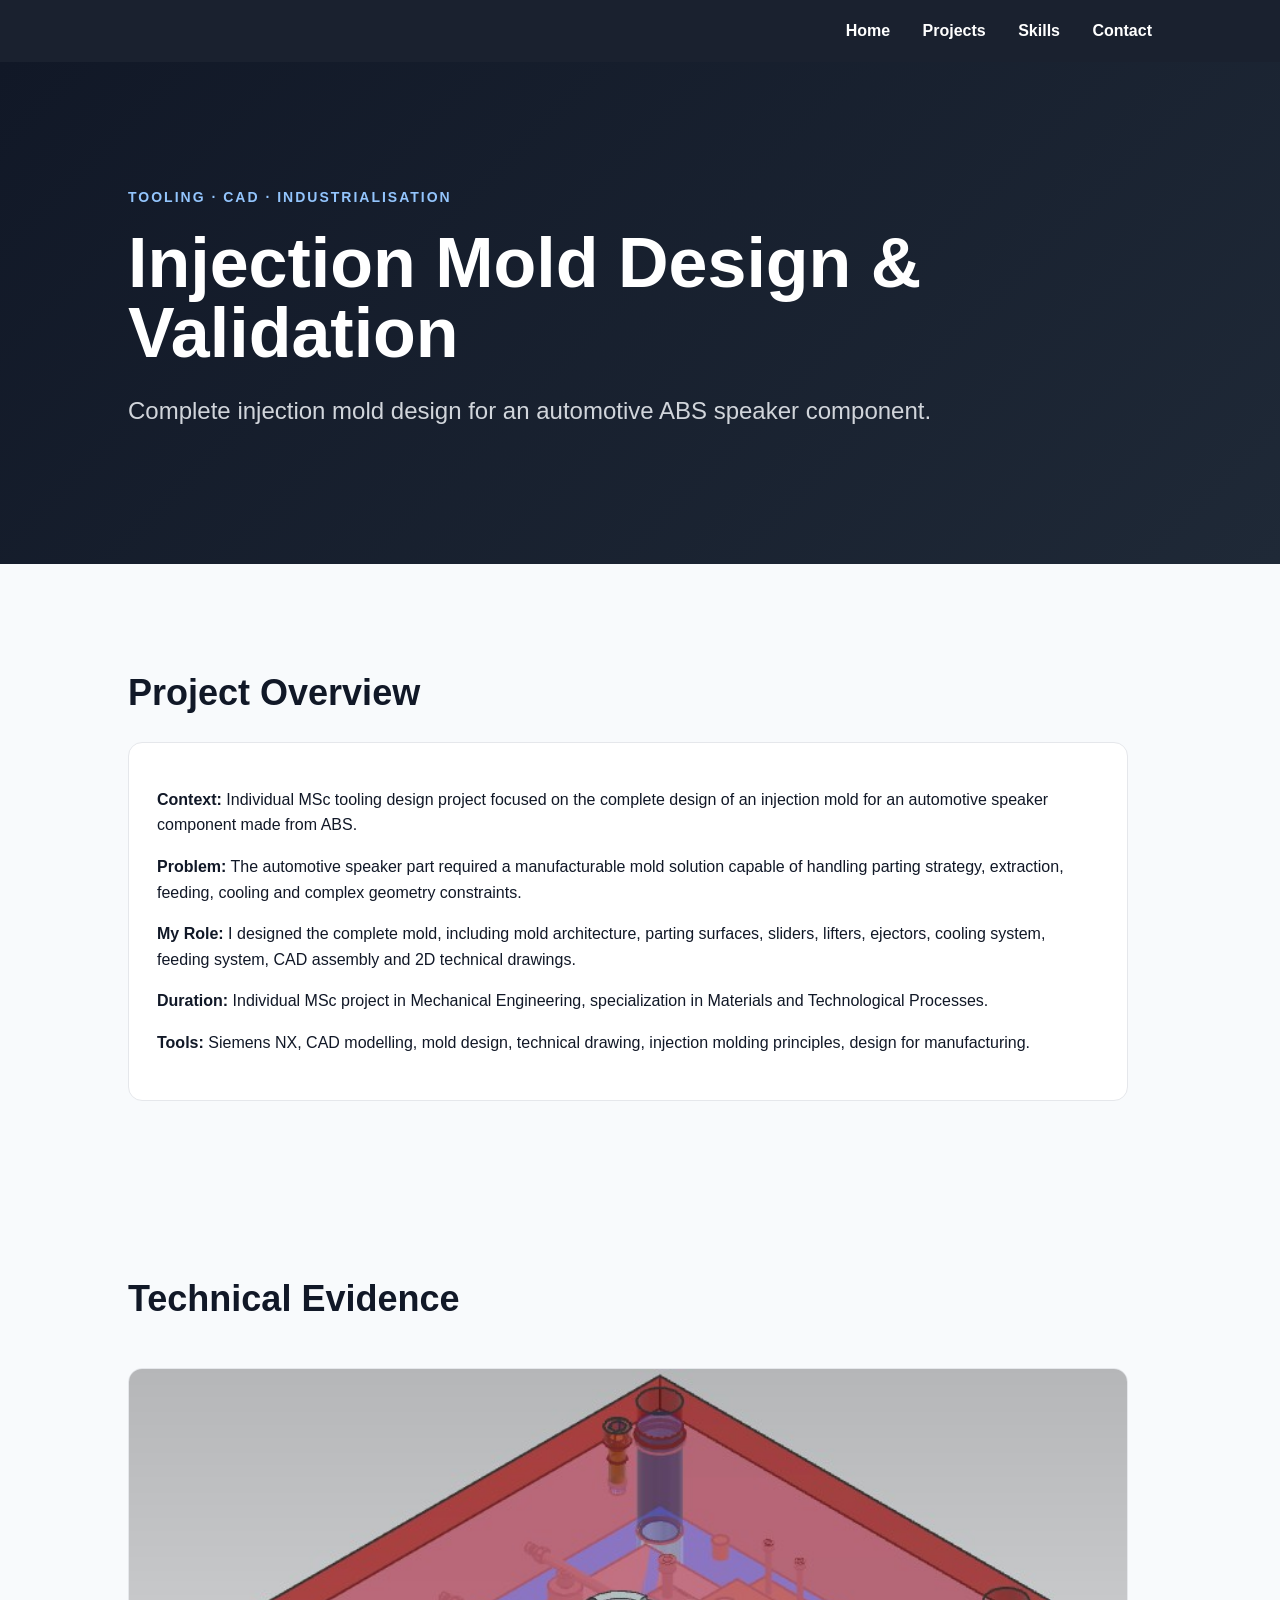
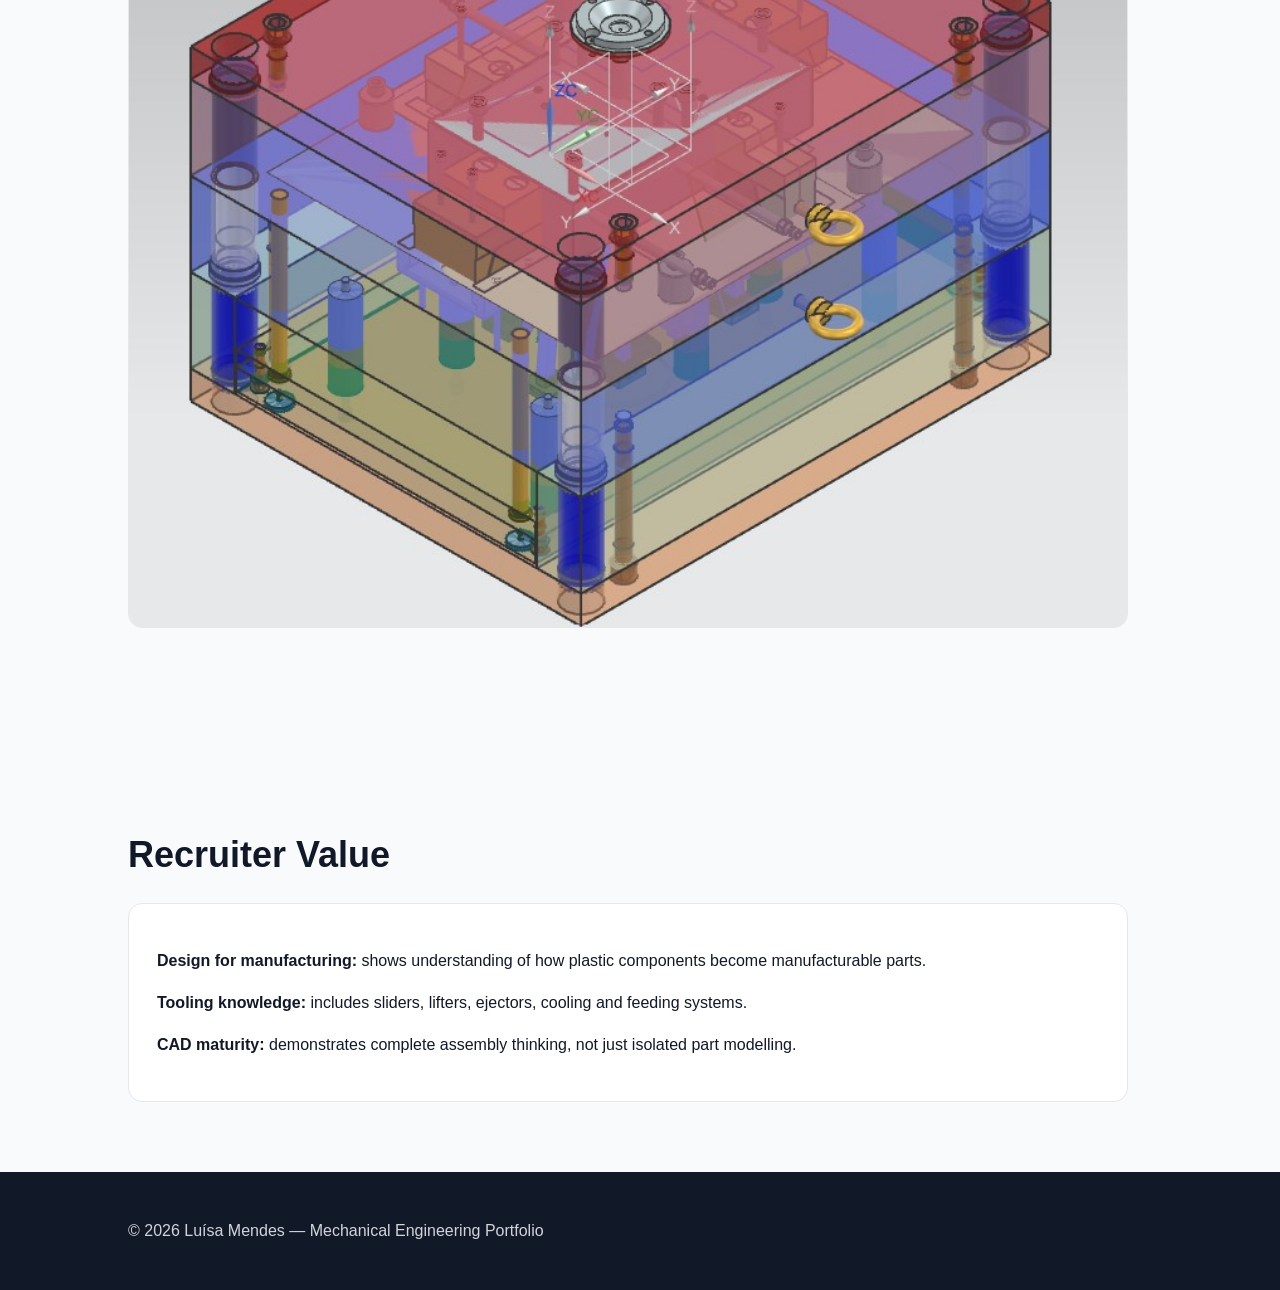
<file: projects/mold.html>
<!DOCTYPE html>
<html lang="en">
<head>
  <meta charset="UTF-8">
  <meta name="viewport" content="width=device-width, initial-scale=1.0">
  <title>Injection Mold Design | Luísa Mendes</title>
  <link rel="stylesheet" href="../style.css">
</head>

<body>

<nav>
  <a href="../index.html">Home</a>
  <a href="../index.html#projects">Projects</a>
  <a href="../index.html#skills">Skills</a>
  <a href="../index.html#contact">Contact</a>
</nav>

<header>
  <p class="eyebrow">Tooling · CAD · Industrialisation</p>
  <h1>Injection Mold Design & Validation</h1>
  <p class="subtitle">
    Complete injection mold design for an automotive ABS speaker component.
  </p>
</header>

<section>
  <h2>Project Overview</h2>

  <div class="skills">
    <p><strong>Context:</strong> Individual MSc tooling design project focused on the complete design of an injection mold for an automotive speaker component made from ABS.</p>
    <p><strong>Problem:</strong> The automotive speaker part required a manufacturable mold solution capable of handling parting strategy, extraction, feeding, cooling and complex geometry constraints.</p>
    <p><strong>My Role:</strong> I designed the complete mold, including mold architecture, parting surfaces, sliders, lifters, ejectors, cooling system, feeding system, CAD assembly and 2D technical drawings.</p>
    <p><strong>Duration:</strong> Individual MSc project in Mechanical Engineering, specialization in Materials and Technological Processes.</p>
    <p><strong>Tools:</strong> Siemens NX, CAD modelling, mold design, technical drawing, injection molding principles, design for manufacturing.</p>
  </div>
</section>

<section>
  <h2>Technical Evidence</h2>
  <img class="project-image" src="../images/mold-drawing.png" alt="Injection mold technical drawing">
</section>

<section>
  <h2>Recruiter Value</h2>
  <div class="skills">
    <p><strong>Design for manufacturing:</strong> shows understanding of how plastic components become manufacturable parts.</p>
    <p><strong>Tooling knowledge:</strong> includes sliders, lifters, ejectors, cooling and feeding systems.</p>
    <p><strong>CAD maturity:</strong> demonstrates complete assembly thinking, not just isolated part modelling.</p>
  </div>
</section>

<footer>
  <p>© 2026 Luísa Mendes — Mechanical Engineering Portfolio</p>
</footer>

</body>
</html>
</file>
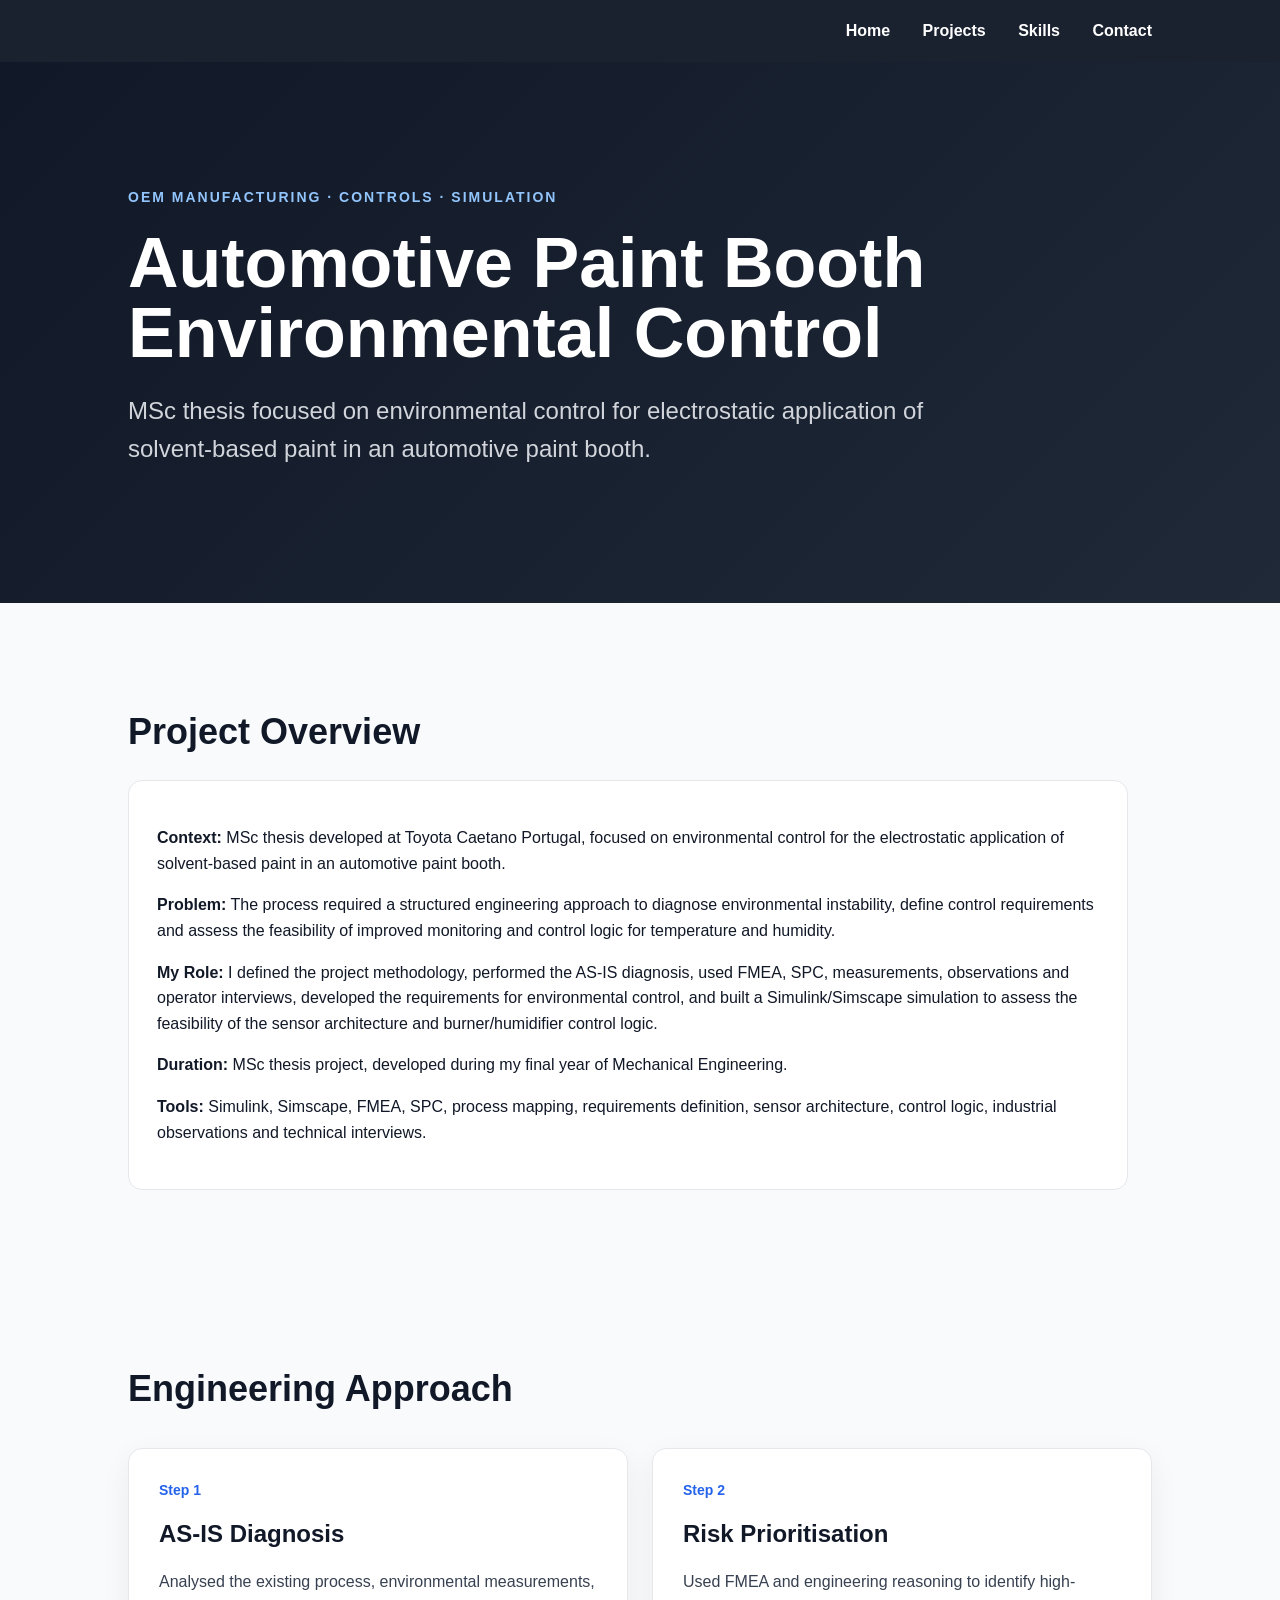
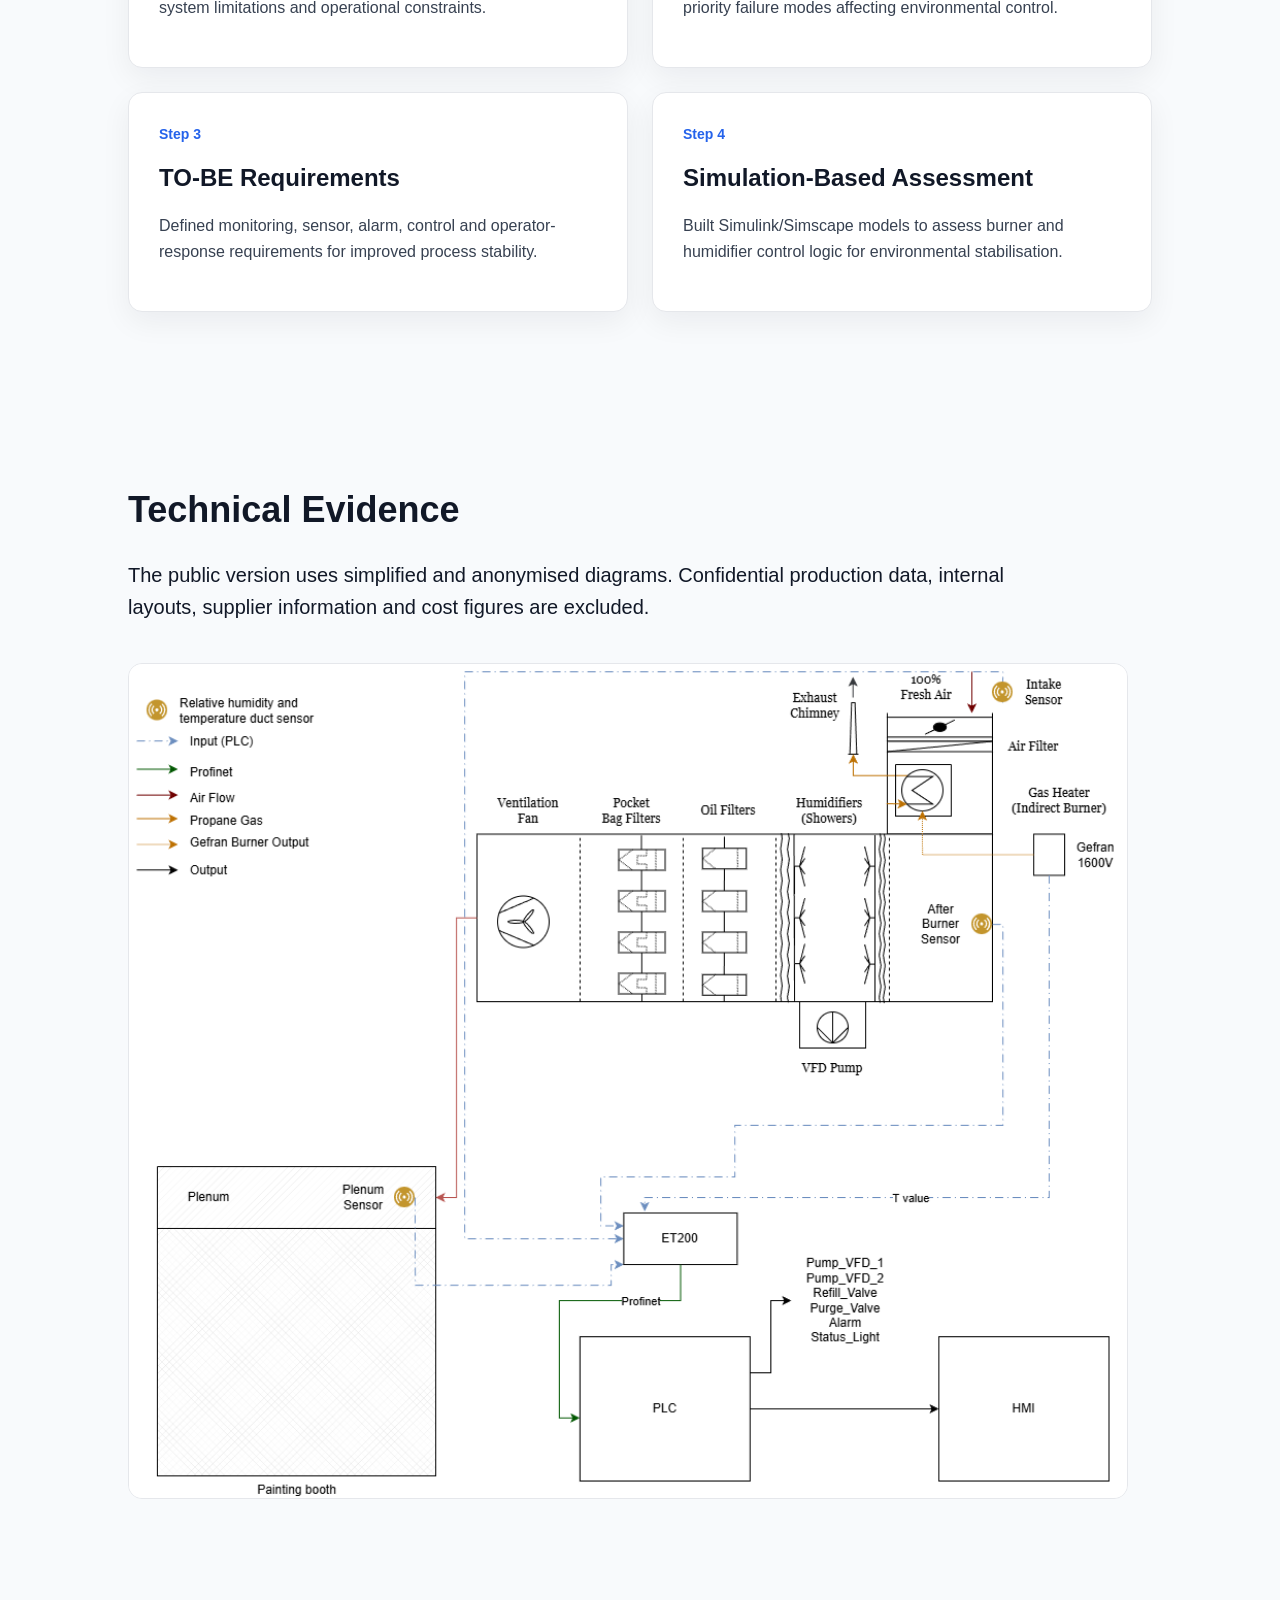
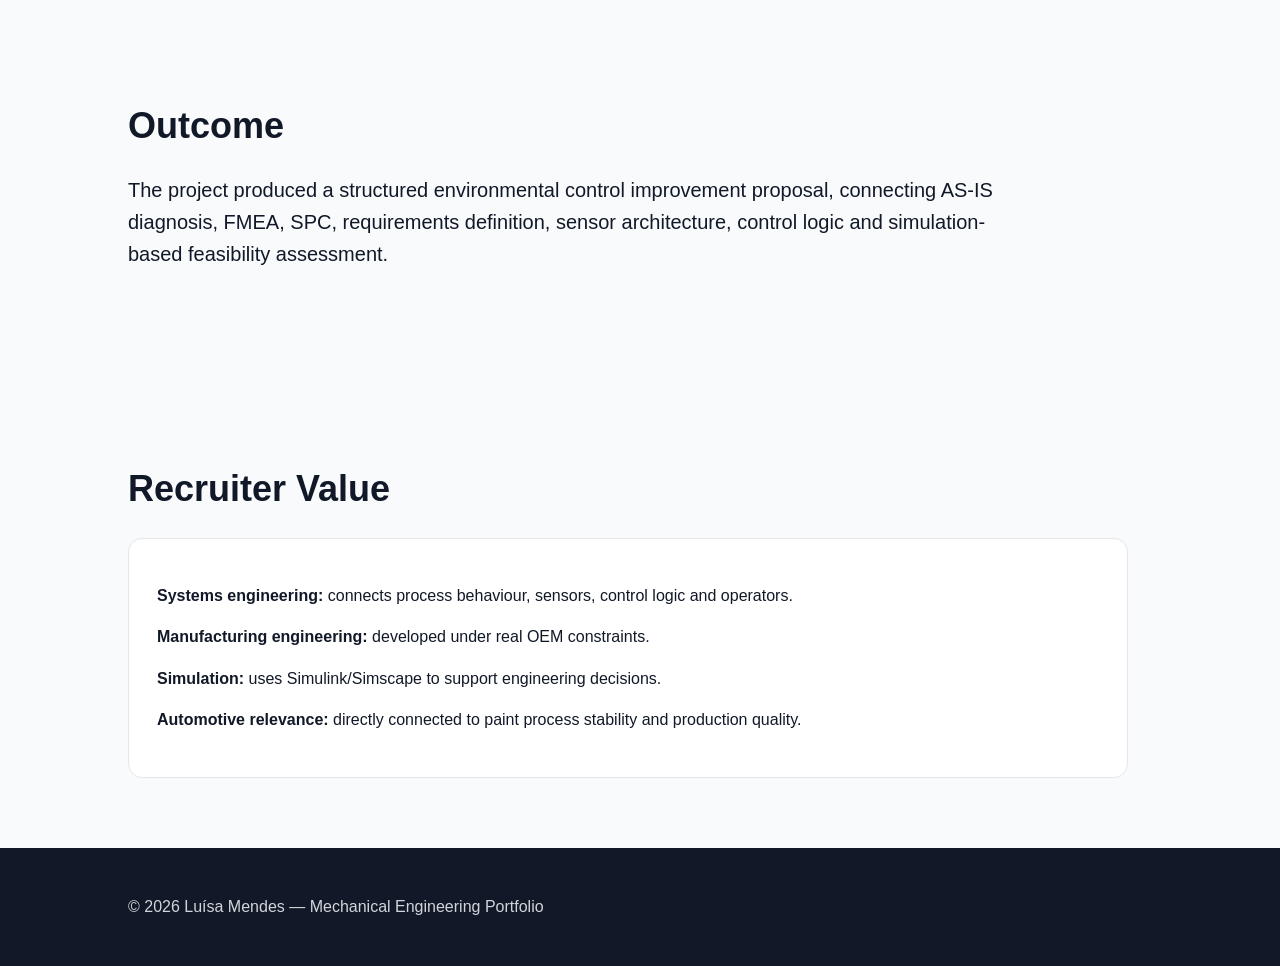
<file: projects/toyota.html>
<!DOCTYPE html>
<html lang="en">
<head>
  <meta charset="UTF-8">
  <meta name="viewport" content="width=device-width, initial-scale=1.0">
  <title>Toyota Paint Booth Environmental Control | Luísa Mendes</title>
  <link rel="stylesheet" href="../style.css">
</head>

<body>

<nav>
  <a href="../index.html">Home</a>
  <a href="../index.html#projects">Projects</a>
  <a href="../index.html#skills">Skills</a>
  <a href="../index.html#contact">Contact</a>
</nav>

<header>
  <p class="eyebrow">OEM manufacturing · Controls · Simulation</p>
  <h1>Automotive Paint Booth Environmental Control</h1>
  <p class="subtitle">
    MSc thesis focused on environmental control for electrostatic application
    of solvent-based paint in an automotive paint booth.
  </p>
</header>

<section>
  <h2>Project Overview</h2>

  <div class="skills">
    <p><strong>Context:</strong> MSc thesis developed at Toyota Caetano Portugal, focused on environmental control for the electrostatic application of solvent-based paint in an automotive paint booth.</p>
    <p><strong>Problem:</strong> The process required a structured engineering approach to diagnose environmental instability, define control requirements and assess the feasibility of improved monitoring and control logic for temperature and humidity.</p>
    <p><strong>My Role:</strong> I defined the project methodology, performed the AS-IS diagnosis, used FMEA, SPC, measurements, observations and operator interviews, developed the requirements for environmental control, and built a Simulink/Simscape simulation to assess the feasibility of the sensor architecture and burner/humidifier control logic.</p>
    <p><strong>Duration:</strong> MSc thesis project, developed during my final year of Mechanical Engineering.</p>
    <p><strong>Tools:</strong> Simulink, Simscape, FMEA, SPC, process mapping, requirements definition, sensor architecture, control logic, industrial observations and technical interviews.</p>
  </div>
</section>

<section>
  <h2>Engineering Approach</h2>

  <div class="grid">
    <article class="card">
      <span>Step 1</span>
      <h3>AS-IS Diagnosis</h3>
      <p>Analysed the existing process, environmental measurements, system limitations and operational constraints.</p>
    </article>

    <article class="card">
      <span>Step 2</span>
      <h3>Risk Prioritisation</h3>
      <p>Used FMEA and engineering reasoning to identify high-priority failure modes affecting environmental control.</p>
    </article>

    <article class="card">
      <span>Step 3</span>
      <h3>TO-BE Requirements</h3>
      <p>Defined monitoring, sensor, alarm, control and operator-response requirements for improved process stability.</p>
    </article>

    <article class="card">
      <span>Step 4</span>
      <h3>Simulation-Based Assessment</h3>
      <p>Built Simulink/Simscape models to assess burner and humidifier control logic for environmental stabilisation.</p>
    </article>
  </div>
</section>

<section>
  <h2>Technical Evidence</h2>
  <p>
    The public version uses simplified and anonymised diagrams. Confidential
    production data, internal layouts, supplier information and cost figures are excluded.
  </p>

  <img class="project-image" src="../images/toyota-diagram.png" alt="Simplified Toyota environmental control diagram">
</section>

<section>
  <h2>Outcome</h2>
  <p>
    The project produced a structured environmental control improvement proposal,
    connecting AS-IS diagnosis, FMEA, SPC, requirements definition, sensor
    architecture, control logic and simulation-based feasibility assessment.
  </p>
</section>

<section>
  <h2>Recruiter Value</h2>
  <div class="skills">
    <p><strong>Systems engineering:</strong> connects process behaviour, sensors, control logic and operators.</p>
    <p><strong>Manufacturing engineering:</strong> developed under real OEM constraints.</p>
    <p><strong>Simulation:</strong> uses Simulink/Simscape to support engineering decisions.</p>
    <p><strong>Automotive relevance:</strong> directly connected to paint process stability and production quality.</p>
  </div>
</section>

<footer>
  <p>© 2026 Luísa Mendes — Mechanical Engineering Portfolio</p>
</footer>

</body>
</html>
</file>
<file: style.css>
* {
  box-sizing: border-box;
}

body {
  margin: 0;
  font-family: Arial, Helvetica, sans-serif;
  color: #111827;
  background: #f8fafc;
  line-height: 1.6;
}

nav {
  position: sticky;
  top: 0;
  z-index: 10;
  background: rgba(17, 24, 39, 0.96);
  padding: 18px 10%;
  text-align: right;
}

nav a {
  color: white;
  text-decoration: none;
  margin-left: 28px;
  font-weight: 600;
}

header {
  padding: 110px 10%;
  background: linear-gradient(135deg, #111827, #1f2937);
  color: white;
}

.eyebrow {
  text-transform: uppercase;
  letter-spacing: 2px;
  color: #93c5fd;
  font-weight: 700;
  font-size: 14px;
}

header h1 {
  font-size: 70px;
  line-height: 1;
  margin: 20px 0;
}

.subtitle {
  max-width: 850px;
  color: #d1d5db;
  font-size: 24px;
}

.buttons {
  margin-top: 36px;
}

.buttons a {
  display: inline-block;
  padding: 14px 22px;
  background: white;
  color: #111827;
  text-decoration: none;
  font-weight: 700;
  border-radius: 6px;
  margin-right: 12px;
}

.buttons .secondary {
  background: transparent;
  color: white;
  border: 1px solid white;
}

section {
  padding: 70px 10%;
}

section h2 {
  font-size: 36px;
  margin-bottom: 20px;
}

section > p {
  max-width: 900px;
  font-size: 20px;
}

.grid {
  display: grid;
  grid-template-columns: repeat(2, minmax(0, 1fr));
  gap: 24px;
  margin-top: 30px;
}

.card {
  background: white;
  padding: 30px;
  border-radius: 14px;
  border: 1px solid #e5e7eb;
  box-shadow: 0 10px 30px rgba(15, 23, 42, 0.06);
}

.card img {
  width: 100%;
  border-radius: 10px;
  margin-bottom: 18px;
  border: 1px solid #e5e7eb;
}

.card span {
  display: block;
  color: #2563eb;
  font-weight: 700;
  font-size: 14px;
  margin-bottom: 14px;
}

.card h3 {
  font-size: 24px;
  margin: 0 0 14px 0;
}

.card p {
  color: #374151;
}

.card a {
  display: inline-block;
  margin-top: 12px;
  color: #111827;
  font-weight: 700;
  text-decoration: none;
}

.skills {
  background: white;
  padding: 28px;
  border-radius: 14px;
  border: 1px solid #e5e7eb;
  max-width: 1000px;
}

.project-image {
  width: 100%;
  max-width: 1000px;
  border-radius: 14px;
  border: 1px solid #e5e7eb;
  margin: 20px 0;
}

footer {
  padding: 30px 10%;
  background: #111827;
  color: #d1d5db;
}

@media (max-width: 800px) {
  header h1 {
    font-size: 46px;
  }

  .subtitle {
    font-size: 20px;
  }

  .grid {
    grid-template-columns: 1fr;
  }

  nav {
    text-align: left;
  }

  nav a {
    margin-left: 0;
    margin-right: 18px;
  }
}
</file>
